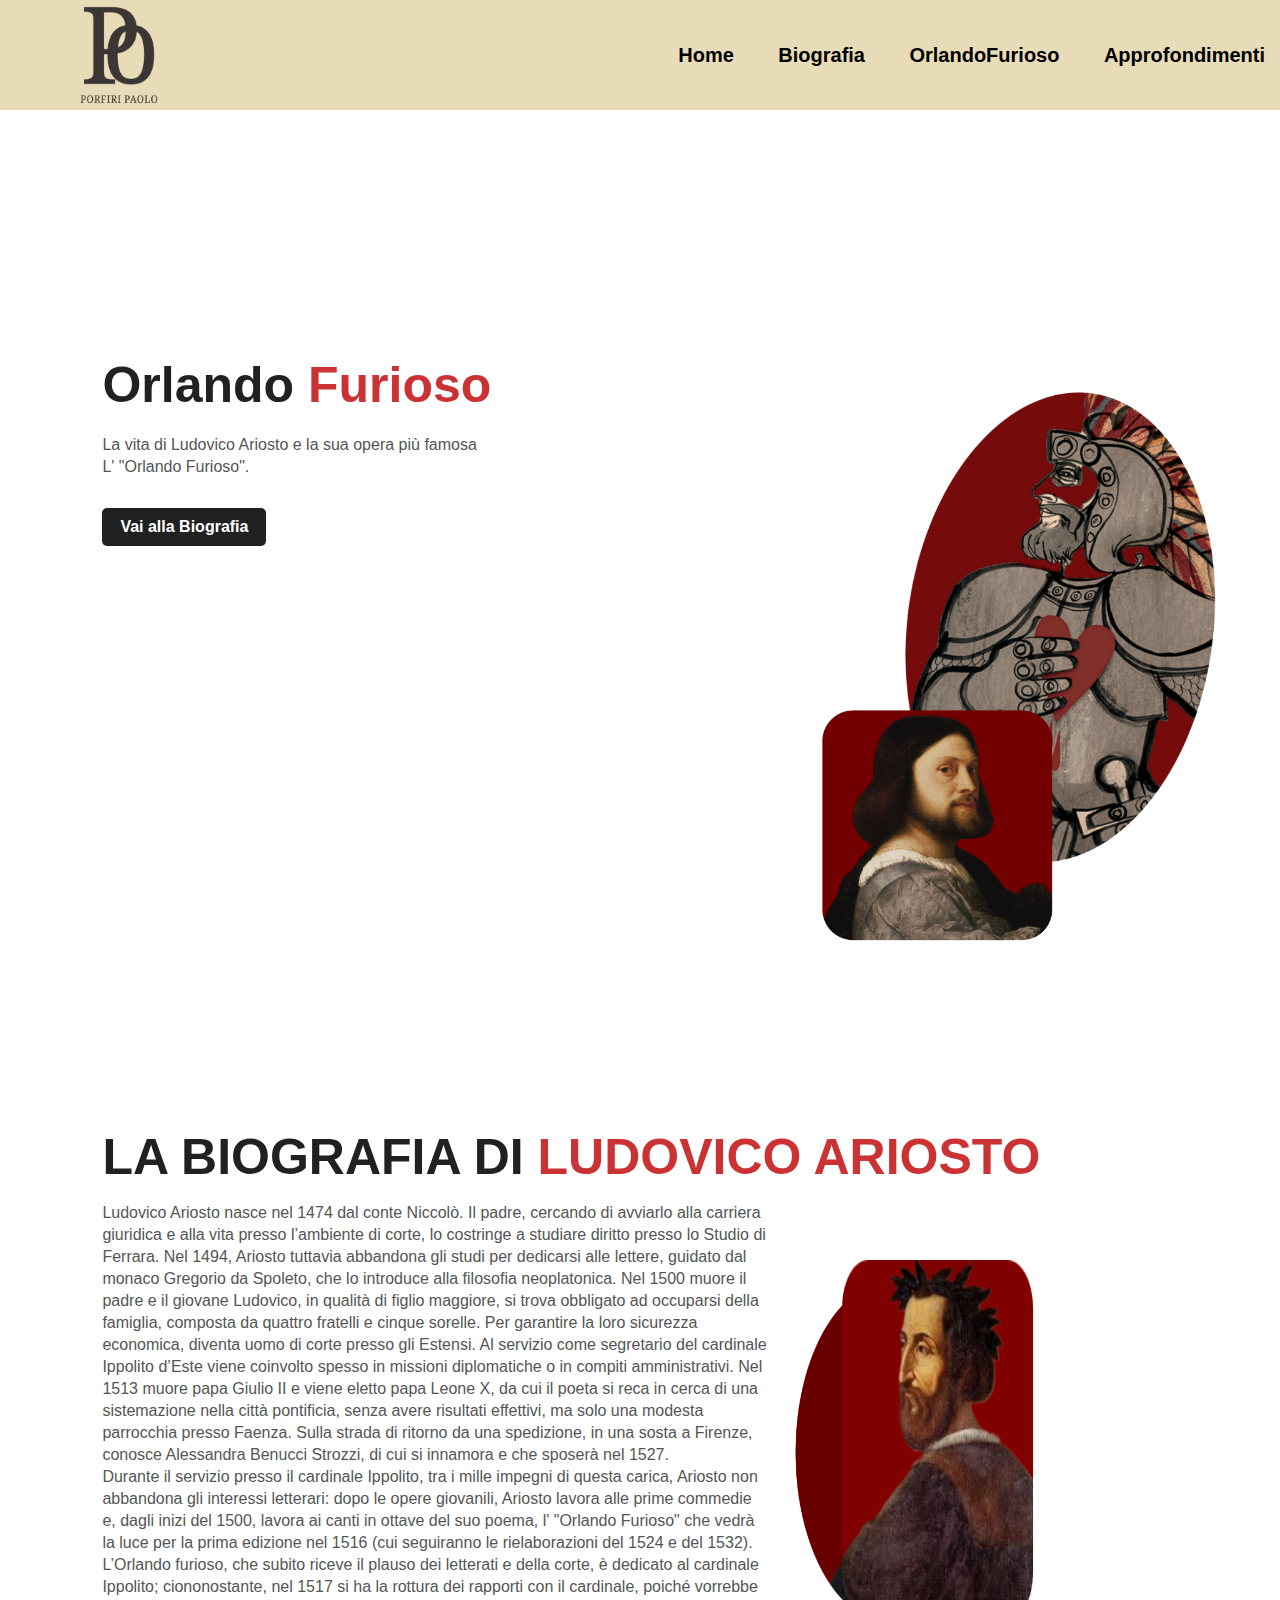
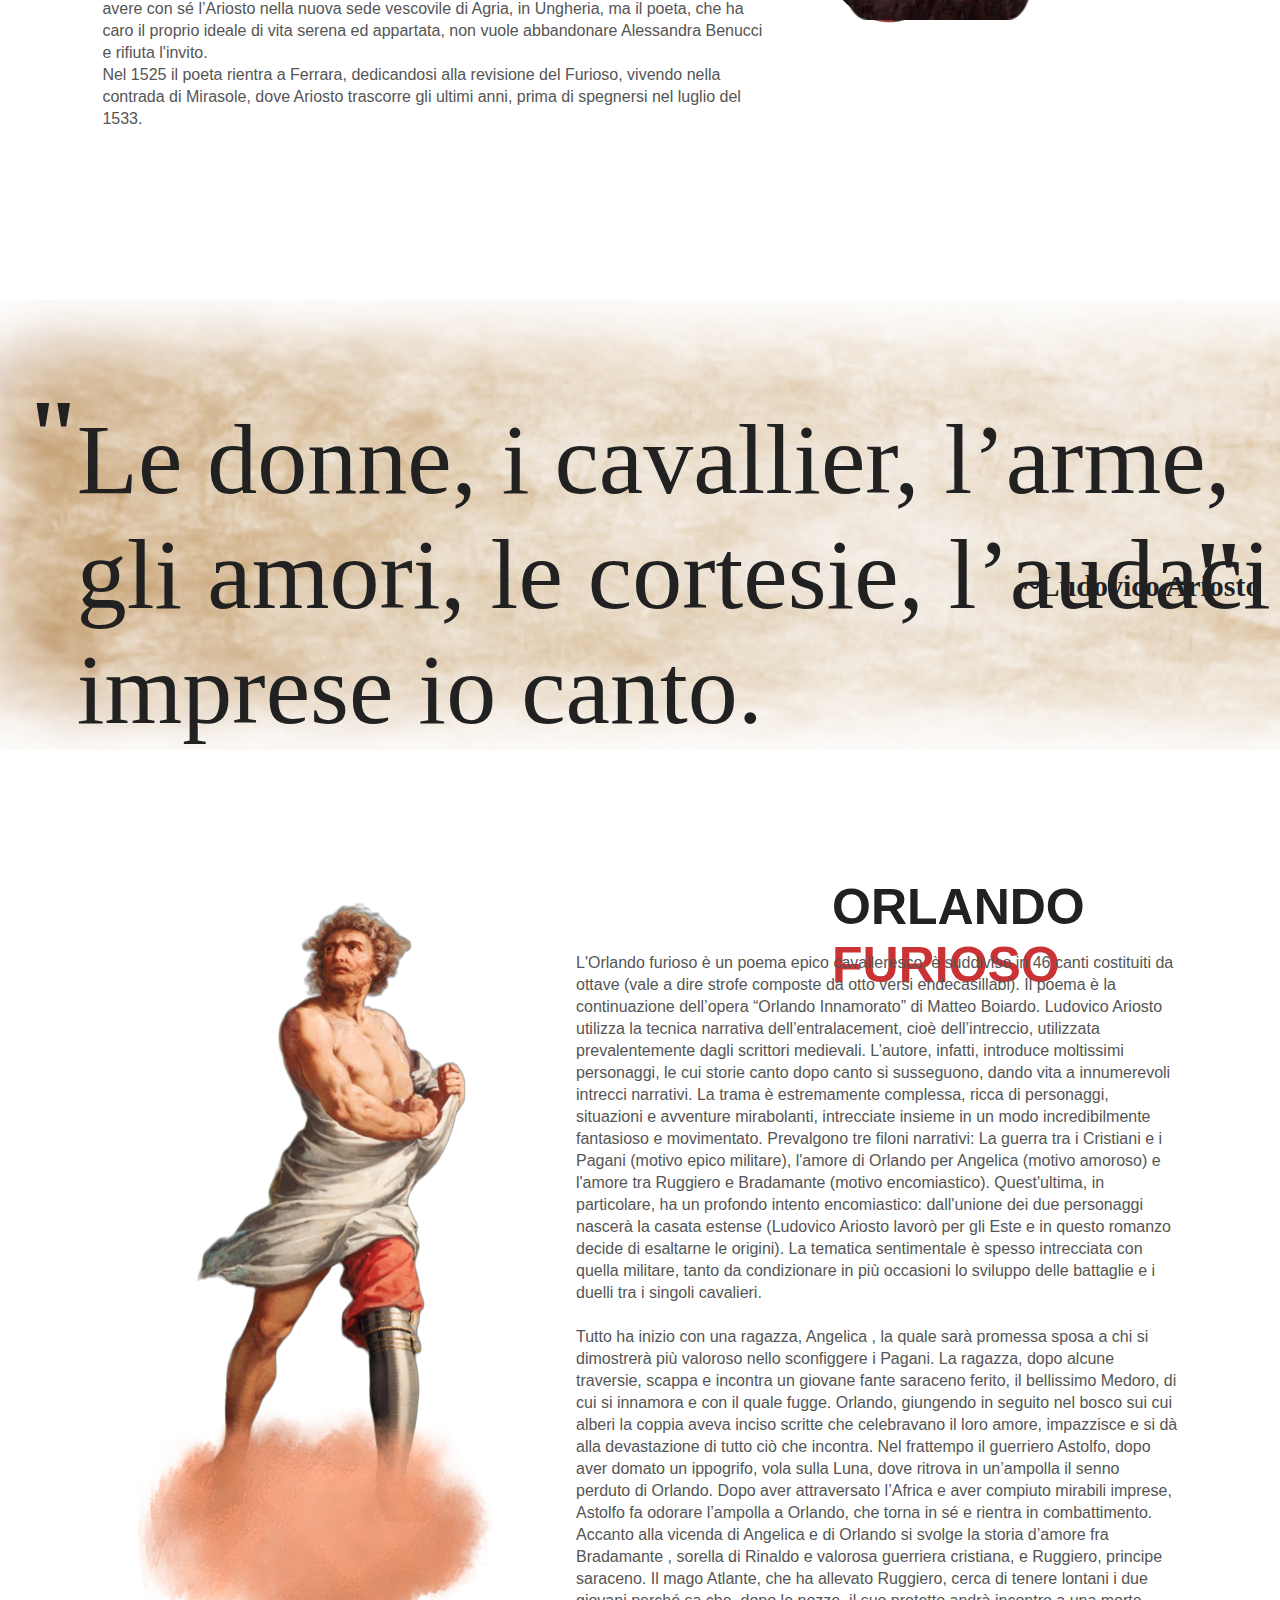
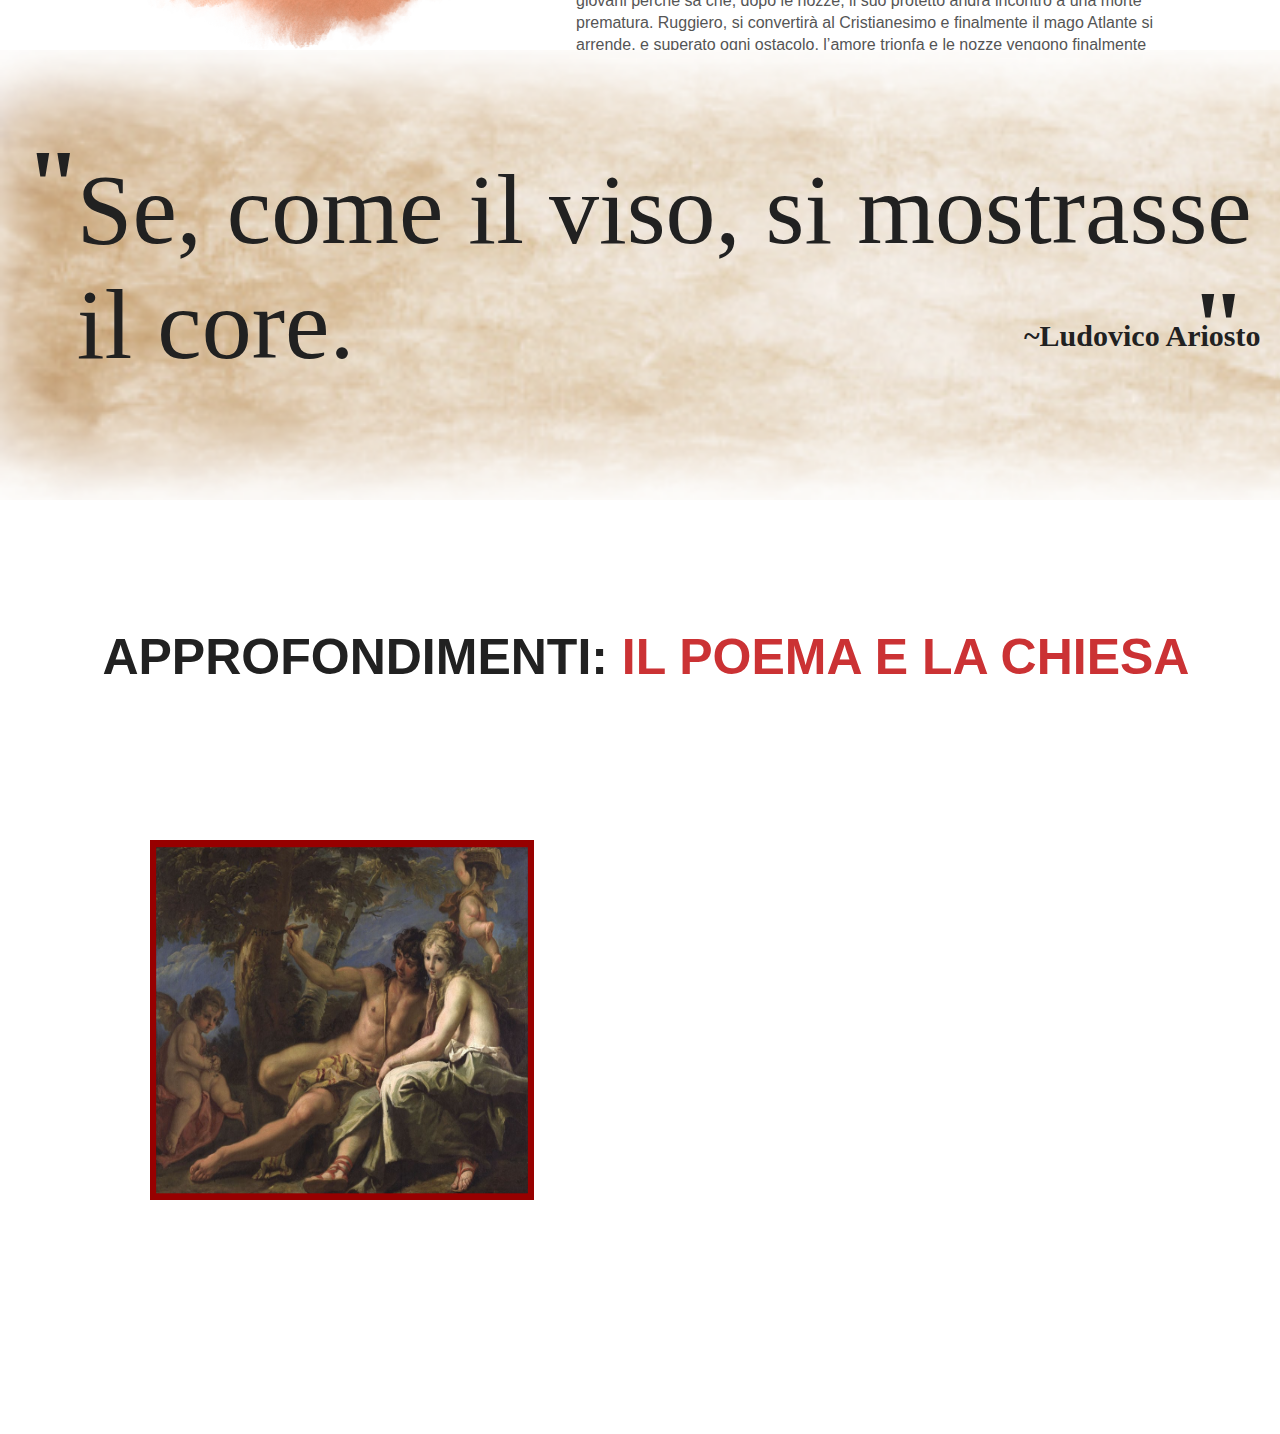
<file: index.html>
<!DOCTYPE html>
<html lang="en">
<head>
    <meta charset="UTF-8">
    <meta http-equiv="X-UA-Compatible" content="IE=edge">
    <meta name="viewport" content="width=device-width, initial-scale=1.0">
    <title>LudovicoAriosto</title>
    <link rel="stylesheet" href="styles.css">
    <link rel="stylesheet" href="https://cdnjs.cloudflare.com/ajax/libs/font-awesome/5.15.3/css/all.min.css" integrity="sha512-iBBXm8fW90+nuLcSKlbmrPcLa0OT92xO1BIsZ+ywDWZCvqsWgccV3gFoRBv0z+8dLJgyAHIhR35VZc2oM/gI1w==" crossorigin="anonymous" referrerpolicy="no-referrer" />
</head>
<body>
    <section id="home">
      <header>


        <nav>
            <img src="images/logo.png" class="logo">
            <ul id = "menu">
              <li><a href="#home">Home</a></li>
                <li><a href="#Biografia">Biografia</a></li>
                <li><a href="#Orlando">OrlandoFurioso</a></li>
                <li><a href="#Approfondimenti">Approfondimenti</a></li>
            </ul>
        </nav>
  </header>
        <div class="detel">
            <h1>Orlando <span>Furioso</span></h1>
            <p>La vita di Ludovico Ariosto e la sua opera più famosa <br> L' "Orlando Furioso". </p>
            <a href="#Biografia">Vai alla Biografia</a>
        </div>
        <div class="ludoeorlando">
            <img src="images/shape.png" class="shape">
            <img src="images/ariosto.png" class="Ludovico">
        </div>
        </section>



    <div class="categorie">


    <section id="Biografia">

      <h1>LA BIOGRAFIA DI <span>LUDOVICO ARIOSTO</span></h1>
      <br>
      <br>
      <p>Ludovico Ariosto nasce nel 1474 dal conte Niccolò.
Il padre, cercando di avviarlo alla carriera giuridica e alla vita presso l’ambiente di corte, lo costringe a studiare diritto presso lo Studio di Ferrara.
Nel 1494, Ariosto tuttavia abbandona gli studi per dedicarsi alle lettere, guidato dal monaco Gregorio da Spoleto, che lo introduce alla filosofia neoplatonica.
Nel 1500 muore il padre e il giovane Ludovico, in qualità di figlio maggiore, si trova obbligato  ad occuparsi della famiglia, composta da quattro fratelli e cinque sorelle.
Per garantire la loro sicurezza economica, diventa uomo di corte presso gli Estensi.
Al servizio come segretario del cardinale Ippolito d’Este viene coinvolto spesso in missioni diplomatiche o in compiti amministrativi.
Nel 1513 muore papa Giulio II e viene eletto papa Leone X, da cui il poeta si reca in cerca di una sistemazione nella città pontificia, senza avere  risultati effettivi, ma solo una modesta parrocchia presso Faenza. Sulla strada di ritorno da una spedizione, in una sosta  a Firenze, conosce Alessandra Benucci Strozzi, di cui si innamora e che sposerà nel 1527. <br>
Durante il servizio presso il cardinale Ippolito, tra i mille impegni di questa carica, Ariosto  non abbandona gli interessi letterari: dopo le opere giovanili, Ariosto lavora alle prime commedie e, dagli inizi del 1500, lavora  ai canti in ottave del suo poema, l' "Orlando Furioso" che vedrà la luce per la prima edizione nel 1516 (cui seguiranno le rielaborazioni del 1524 e del 1532). <br>
L’Orlando furioso, che subito riceve il plauso dei letterati e della corte, è dedicato al cardinale Ippolito; ciononostante, nel 1517 si ha la rottura dei rapporti con il cardinale, poiché vorrebbe avere con sé l’Ariosto nella nuova sede  vescovile di Agria, in Ungheria, ma il poeta, che ha caro il proprio ideale di vita serena ed appartata, non vuole abbandonare Alessandra Benucci e rifiuta l'invito. <br>
Nel 1525 il poeta rientra a Ferrara, dedicandosi alla revisione del Furioso, vivendo nella contrada di Mirasole, dove Ariosto  trascorre gli ultimi anni, prima di spegnersi nel luglio del 1533. </p>

<div class="ludoeippo">

        <img src="images/ippolito.png" class="ippolito">
        <img src="images/ludo.png" class="ludo">


        </div>
    </section>


<section id="frase">

<h1>"</h1> <p>Le donne, i cavallier, l’arme, gli amori,
le cortesie, l’audaci imprese io canto.</p> <h3>~Ludovico Ariosto</h3> <h2>"</h2>


</section>


    <section id="Orlando">

      <h1>ORLANDO <span>FURIOSO</span></h1>

      <br>
      <br>
      <p>L'Orlando furioso è un poema epico cavalleresco, è suddiviso in 46 canti costituiti da ottave (vale a dire strofe composte da otto versi endecasillabi). Il poema è la continuazione dell’opera “Orlando Innamorato” di Matteo Boiardo. Ludovico Ariosto utilizza la tecnica narrativa dell’entralacement, cioè
dell’intreccio, utilizzata prevalentemente dagli scrittori medievali. L’autore, infatti, introduce moltissimi personaggi, le cui storie canto dopo canto si susseguono, dando vita a innumerevoli intrecci narrativi. La trama è estremamente complessa, ricca di personaggi, situazioni e avventure
mirabolanti, intrecciate insieme in un modo incredibilmente fantasioso e movimentato. Prevalgono tre filoni narrativi: La guerra tra i Cristiani e i Pagani (motivo epico militare), l'amore di Orlando per Angelica (motivo amoroso) e l'amore tra Ruggiero e Bradamante (motivo encomiastico).
Quest'ultima, in particolare, ha un profondo intento encomiastico: dall'unione dei due personaggi nascerà la casata estense (Ludovico Ariosto lavorò per gli Este e in questo romanzo decide di esaltarne le origini).
La tematica sentimentale è spesso intrecciata con quella militare, tanto da condizionare in più occasioni lo sviluppo delle battaglie e i duelli tra i singoli cavalieri.
<br>
<br>
Tutto ha inizio con una ragazza,  Angelica , la quale sarà promessa sposa a chi si dimostrerà più valoroso nello sconfiggere i Pagani. La ragazza, dopo alcune traversie, scappa e incontra un giovane fante saraceno ferito, il bellissimo Medoro, di cui si innamora e con il quale fugge. Orlando, giungendo in seguito nel bosco sui cui alberi la coppia aveva inciso scritte che celebravano il loro amore, impazzisce e si dà alla devastazione di tutto  ciò che incontra. Nel frattempo il guerriero Astolfo, dopo aver domato un ippogrifo, vola sulla Luna, dove ritrova in un’ampolla il senno perduto di Orlando. Dopo aver attraversato l’Africa e aver compiuto mirabili imprese, Astolfo fa odorare l’ampolla a Orlando, che torna in sé e rientra in combattimento. Accanto alla vicenda di Angelica e di Orlando si svolge la storia d’amore fra Bradamante , sorella di Rinaldo e valorosa guerriera cristiana, e Ruggiero, principe saraceno. Il mago Atlante, che ha allevato Ruggiero, cerca di tenere lontani i due giovani perché sa che, dopo le nozze, il suo protetto andrà incontro a una morte prematura. Ruggiero, si convertirà al Cristianesimo e finalmente il mago Atlante si arrende, e superato ogni ostacolo, l’amore trionfa e le nozze vengono finalmente celebrate, ma proprio durante il festoso banchetto nuziale arriva il gigantesco eroe saraceno Rodomonte, accusa di tradimento Ruggiero e lo sfida in duello. Nell’ultimo epico combattimento il fiero Rodomonte trova la morte e il poema giunge a conclusione.</p>


        <img src="images/Orlandopazzo.png" class="orlandopazzo">


    </section>

    <section id="frase">

    <h1>"</h1> <p>Se, come il viso, si mostrasse il core.</p> <h3>~Ludovico Ariosto</h3> <h2>"</h2>


    </section>

    <section id="Approfondimenti">

      <h1>APPROFONDIMENTI:<span> IL POEMA E LA CHIESA</span></h1>

      <p></p>
        <img src="images/AM.png" class="am">

    </section>
      </div>
    <div class="social">
       <a href="#"><i class="fab fa-twitter"></i></a>
       <a href="https://www.instagram.com/thaporfi/"><i class="fab fa-instagram"></i></a>
       <a href="#"><i class="fab fa-facebook"></i></a>
    </div>

</body>
</html>
</file>
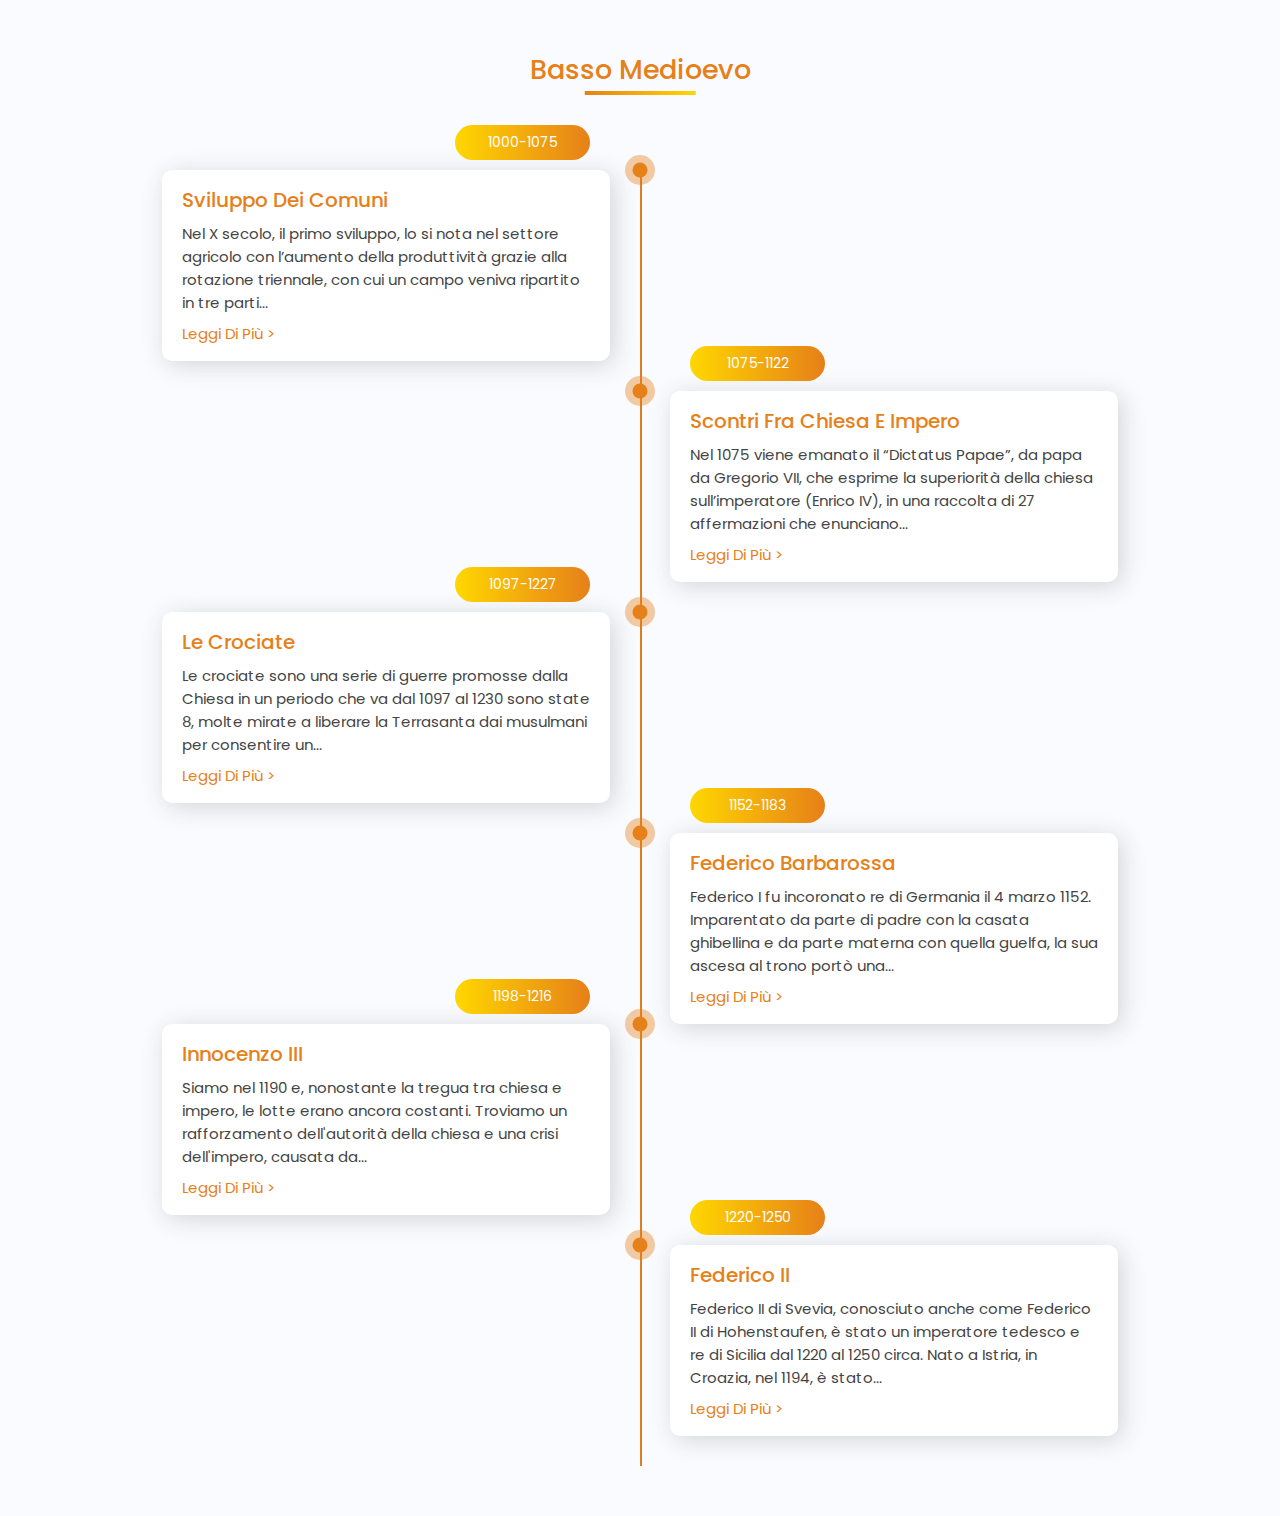
<file: storiargomenti/index.html>
<!DOCTYPE html>
<html lang="en">
<head>
    <meta charset="UTF-8">
    <meta http-equiv="X-UA-Compatible" content="IE=edge">
    <meta name="viewport" content="width=device-width, initial-scale=1.0">
    <title>LineaTempoBassoMedioevo</title>
    <style>
        @import url('https://fonts.googleapis.com/css2?family=Poppins:wght@400;500;600&family=Rancho&family=Water+Brush&display=swap');
        *{
            padding: 0;
            margin: 0;
            box-sizing: border-box;
        }
        .main{
            width: 100%;
            height: auto;
            background-color:  #F9FBFF;
            font-family: poppins;
            padding: 50px 0;
            display: grid;
            place-items: center;
        }
        .main .heading{
            font-size: 27px;
            font-weight: 500;
            color: rgb(230, 128, 25);
            position: relative;
            margin-bottom: 80px;
        }
        .heading::after{
            content: " ";
            position: absolute;
            width: 50%;
            height: 4px;
            left: 50%;
            bottom: -5px;
            background-image: linear-gradient(to right, rgb(230, 128, 25), #ffd700);
            transform: translateX(-50%);
        }

        /* Container Css Start  */

        .container{
            width: 70%;
            height: auto;
            position: relative;
        }
        .container ul::after{
            position: absolute;
            content: '';
            width: 2px;
            height: 100%;
            background-image: linear-gradient(to right, rgb(230, 128, 25), rgb(191, 128, 64));
        }
        .container ul{
            list-style: none;
        }
        .container ul li{
            width: 50%;
            height: auto;
            padding: 15px 20px;
            background-color: #fff;
            margin-bottom: 30px;
            border-radius: 10px;
            box-shadow: 4px 4px 25px rgba(51, 51, 51, 0.192);
            position: relative;
            z-index: 99;
        }
        .container ul li:nth-child(odd){
            float: left;
            clear: right;
            transform: translateX(-30px);
        }
        .container ul li:nth-child(odd) .date{
            right: 20px;
        }
        .container ul li:nth-child(even){
            float: right;
            clear: left;
            transform: translateX(30px);
        }
        .container ul li:nth-child(4){
            margin-bottom: 0;
        }
        .container ul li .title{
            font-size: 20px;
            font-weight: 500;
            color: rgb(230, 128, 25);
        }
        ul li p{
            font-size: 15px;
            color: #444;
            margin: 7px 0;
            line-height: 23px;
        }
        ul li a{
            font-size: 15px;
            color: rgb(230, 128, 25);
            text-decoration: none;
        }
        ul li .date{
            position: absolute;
            top: -45px;
            width: 135px;
            height: 35px;
            border-radius: 20px;
            color: #fff;
            background-image: linear-gradient(to right,#ffd700 ,rgb(230, 128, 25) );
            display: grid;
            place-items: center;
            font-size: 14px;
        }
        .container ul li .circle{
            width: 30px;
            height: 30px;
            border-radius: 50%;
            background-color: rgba(230, 128, 25, 0.401);
            position: absolute;
            top: 0;
        }
        .container ul li .circle::after{
            content: '';
            position: absolute;
            width: 15px;
            height: 15px;
            background-color: rgb(230, 128, 25);
            border-radius: 50%;
            top: 50%;
            left: 50%;
            transform: translate(-50%, -50%);
        }
        .container ul li:nth-child(odd) .circle{
            right: -30px;
            transform: translate(50%, -50%);
        }
        .container ul li:nth-child(even) .circle{
            left: -30px;
            transform: translate(-50%, -50%);
        }



        /*  Media Query Started  */

        @media screen and (max-width:1224px){
            .container{
                width: 85%;
            }
        }

        @media screen and (max-width:993px){
            .container{
                width: 80%;
                transform: translateX(15px);
            }
            .container ul::after{
                left: -30px;
            }
            .container ul li{
                width: 100%;
                float: none;
                clear: none;
                margin-bottom: 80px;
            }
            .container ul li:nth-child(odd){
                text-align: left;
                transform: translateX(0);
            }
            .container ul li:nth-child(odd) .date{
                left: 20px;
            }
            .container ul li:nth-child(odd) .circle{
                left: -30px;
                transform: translate(-50%, -50%);
            }
            .container ul li:nth-child(even){
                transform: translateX(0);
            }
        }

    </style>

</head>

<body>
    <div class="main">
        <h3 class="heading">Basso Medioevo</h3>

        <div class="container">
            <ul>
                <li>
                    <h3 class="title">Sviluppo Dei Comuni</h3>
                    <p>Nel X secolo, il primo sviluppo, lo si nota nel settore agricolo con l’aumento della produttività grazie alla rotazione triennale, con cui un campo veniva ripartito in tre parti...
</p>
                    <a href="storiargomenti/argomenti.html#testosinistra1">Leggi Di Più ></a>
                    <span class="circle"></span>
                    <span class="date">1000-1075</span>
                </li>
                <li>
                    <h3 class="title">Scontri Fra Chiesa E Impero</h3>
                    <p>Nel 1075 viene emanato il “Dictatus Papae”, da papa da Gregorio VII, che esprime la superiorità della chiesa sull’imperatore (Enrico IV),  in una raccolta di 27 affermazioni che enunciano...</p>
                    <a href="storiargomenti/argomenti.html#testodestra1">Leggi Di Più ></a>
                    <span class="circle"></span>
                    <span class="date">1075-1122</span>
                </li>
                <li>
                    <h3 class="title">Le Crociate</h3>
                    <p>Le crociate sono una serie di guerre promosse dalla Chiesa in un periodo che va dal 1097 al 1230 sono state 8, molte mirate a liberare la Terrasanta dai musulmani per consentire un...</p>
                    <a href="storiargomenti/argomenti.html#testosinistra2">Leggi Di Più ></a>
                    <span class="circle"></span>
                    <span class="date">1097-1227</span>
                </li>
                <li>
                    <h3 class="title">Federico Barbarossa</h3>
                    <p>Federico I fu incoronato re di Germania il 4 marzo 1152. Imparentato da parte di padre con la casata ghibellina e da parte materna con quella guelfa, la sua ascesa al trono portò una...</p>
                    <a href="storiargomenti/argomenti.html#testodestra2">Leggi Di Più ></a>
                    <span class="circle"></span>
                    <span class="date">1152-1183</span>
                </li>
                <li>
                    <h3 class="title">Innocenzo III</h3>
                    <p>Siamo nel 1190 e, nonostante la tregua tra chiesa e impero, le lotte erano ancora costanti. Troviamo un rafforzamento dell'autorità della chiesa e una crisi dell'impero, causata da...</p>
                    <a href="storiargomenti/argomenti.html#testosinistra3">Leggi Di Più ></a>
                    <span class="circle"></span>
                    <span class="date">1198-1216</span>
                </li>
                <li>
                    <h3 class="title">Federico II</h3>
                    <p>Federico II di Svevia, conosciuto anche come Federico II di Hohenstaufen, è stato un imperatore tedesco e re di Sicilia dal 1220 al 1250 circa. Nato a Istria, in Croazia, nel 1194, è stato...</p>
                    <a href="storiargomenti/argomenti.html#testodestra3">Leggi Di Più ></a>
                    <span class="circle"></span>
                    <span class="date">1220-1250</span>
                </li>
            </ul>
        </div>
    </div>

</body>
</html>
</file>
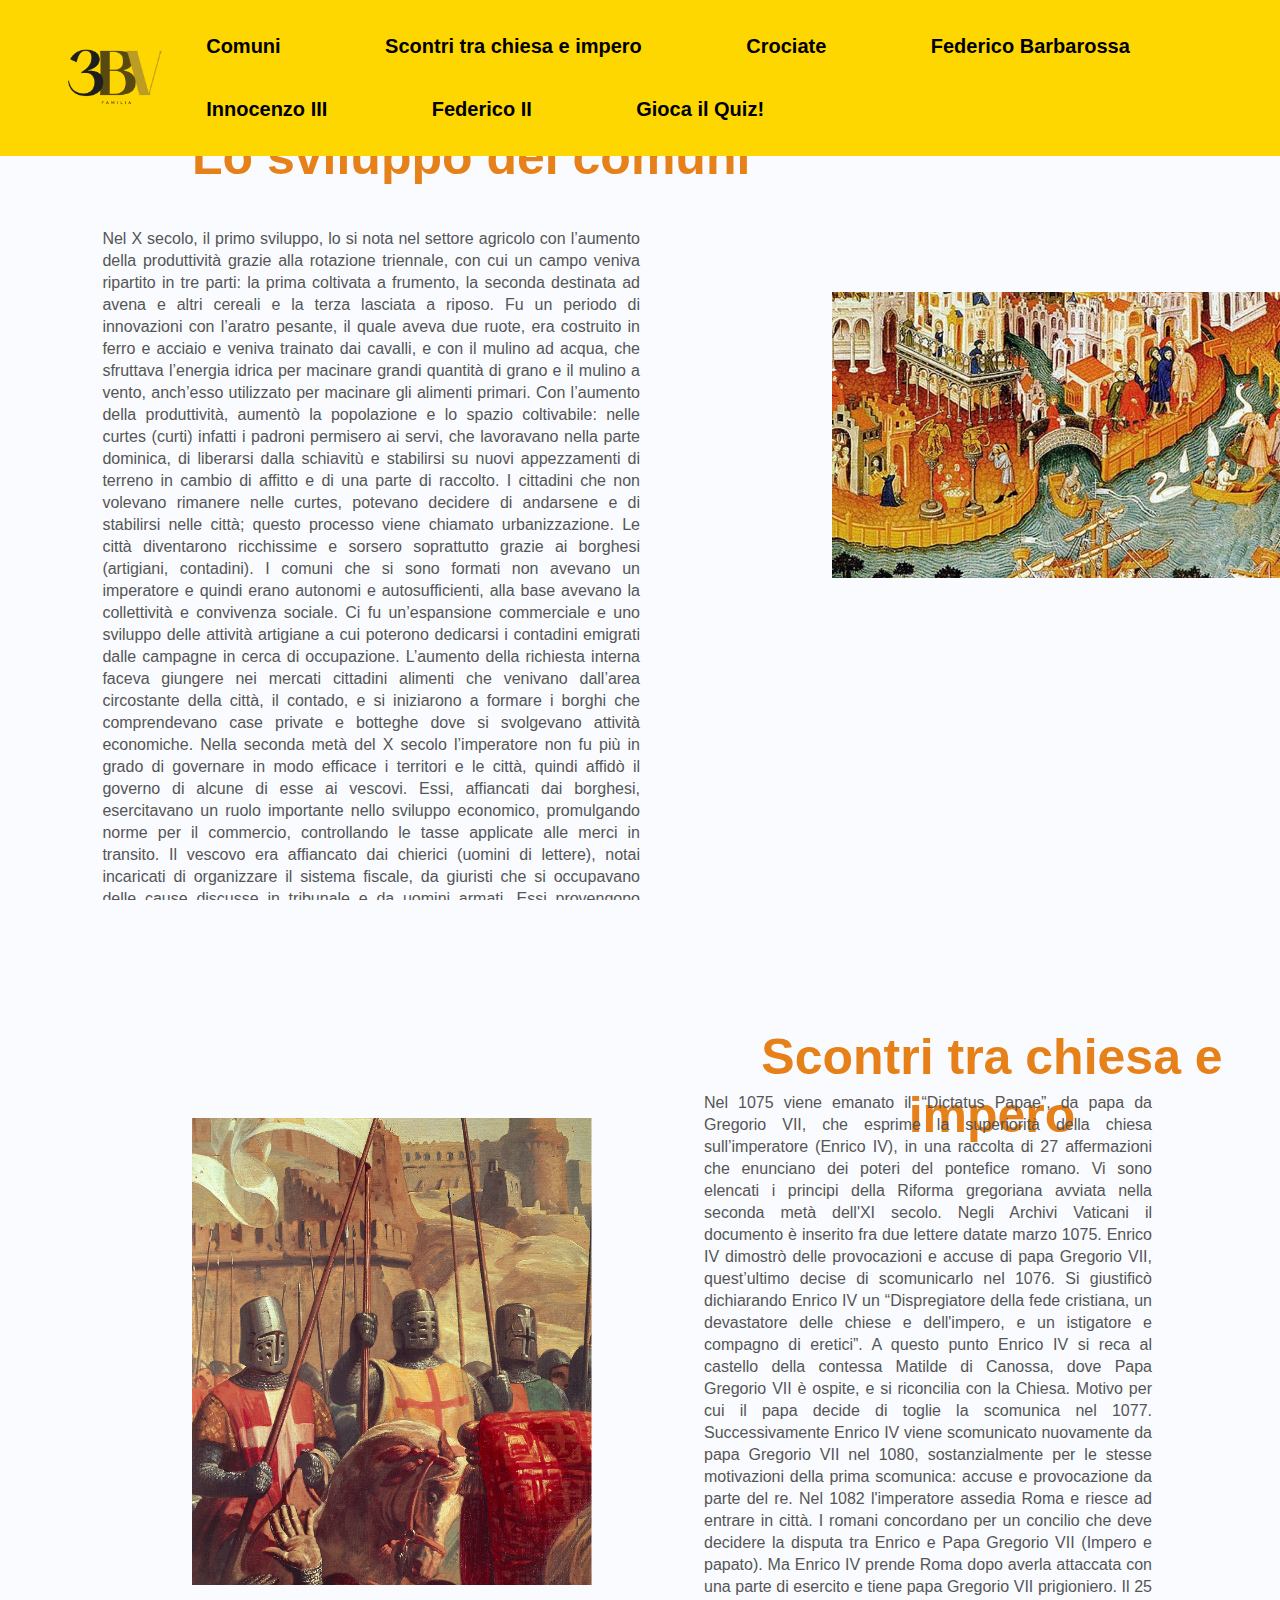
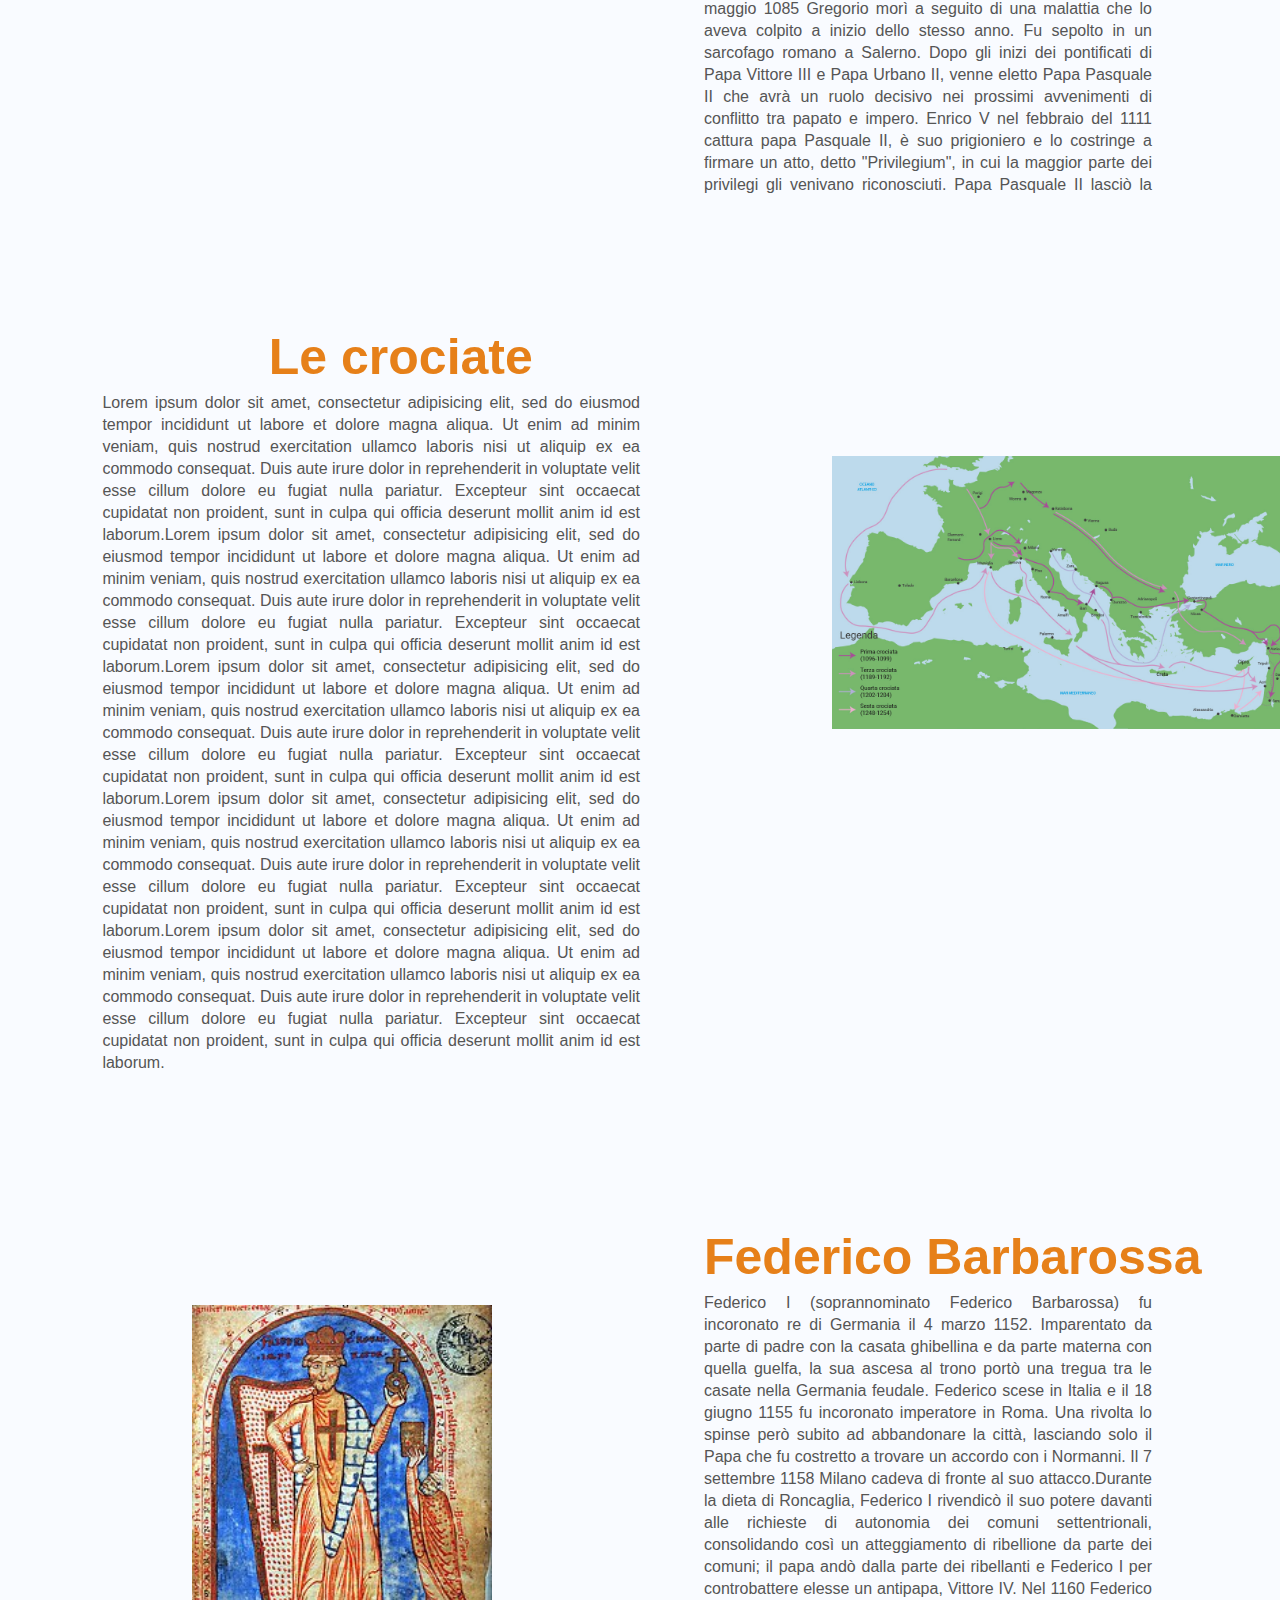
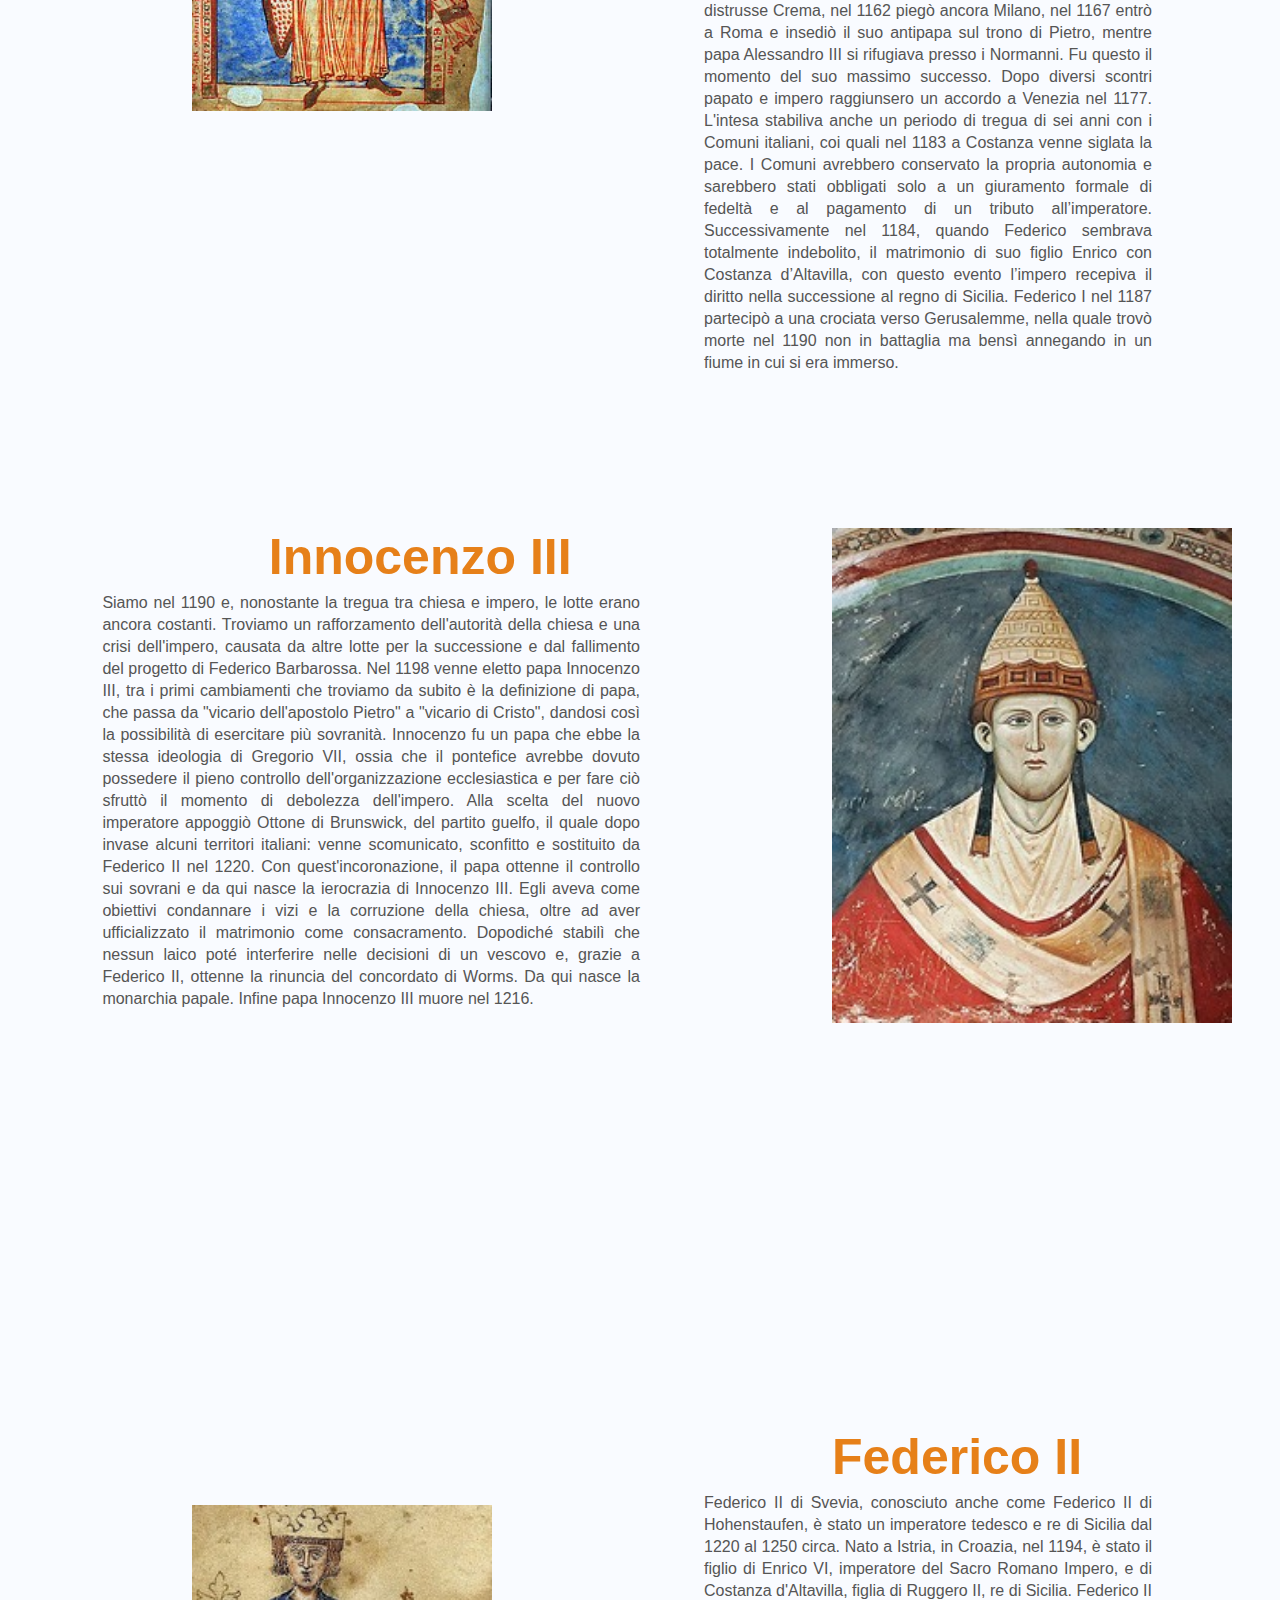
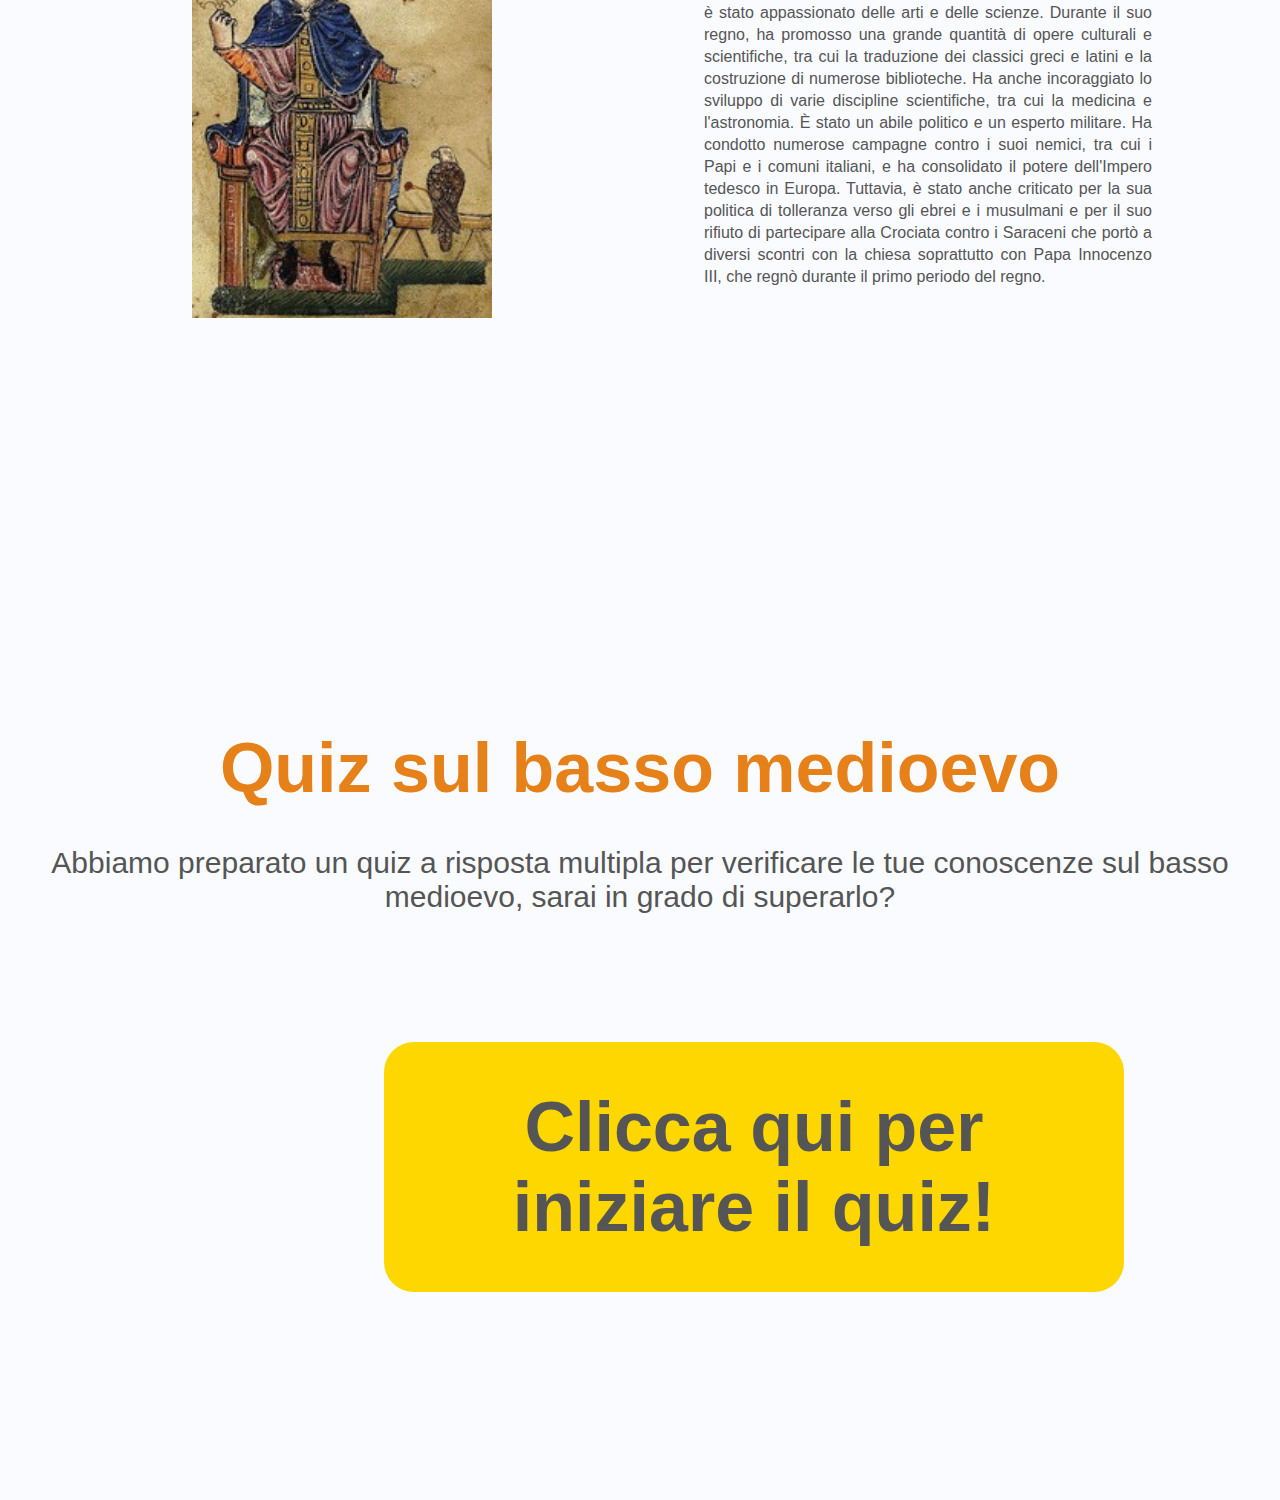
<file: storiargomenti/argomenti.html>
<!DOCTYPE html>
<html lang="en">
<head>
    <meta charset="UTF-8">
    <meta http-equiv="X-UA-Compatible" content="IE=edge">
    <meta name="viewport" content="width=device-width, initial-scale=1.0">
    <title>Argomenti BassoMedioevo</title>
    <link rel="stylesheet" href="argomenti.css">
    <link rel="stylesheet" href="https://cdnjs.cloudflare.com/ajax/libs/font-awesome/5.15.3/css/all.min.css" integrity="sha512-iBBXm8fW90+nuLcSKlbmrPcLa0OT92xO1BIsZ+ywDWZCvqsWgccV3gFoRBv0z+8dLJgyAHIhR35VZc2oM/gI1w==" crossorigin="anonymous" referrerpolicy="no-referrer" />
</head>
<body>

      <header>


        <nav>
            <img src="images/logo.png" class="logo">
            <ul id = "menu">
                <li><a href="#testosinistra1">Comuni</a></li>
                <li><a href="#testodestra1">Scontri tra chiesa e impero</a></li>
                <li><a href="#testosinistra2">Crociate</a></li>
                <li><a href="#testodestra2">Federico Barbarossa</a></li>
                <li><a href="#testosinistra3">Innocenzo III</a></li>
                <li><a href="#testodestra3">Federico II</a></li>
                  <li><a href="#quiz">Gioca il Quiz!</a></li>

            </ul>
        </nav>
  </header>





    <div class="categorie">


    <section id="testosinistra1">

      <h1>Lo sviluppo dei comuni</h1>
      <br>
      <br>
      <p>Nel X secolo, il primo sviluppo, lo si nota nel settore agricolo con l’aumento della produttività grazie alla rotazione triennale, con cui un campo veniva ripartito in tre parti: la prima coltivata a frumento, la seconda destinata ad avena e altri cereali e la terza lasciata a riposo.
Fu un periodo di innovazioni con l’aratro pesante, il quale aveva due ruote, era costruito in ferro e acciaio e veniva trainato dai cavalli, e con il mulino ad acqua, che sfruttava l’energia idrica per macinare grandi quantità di grano e il mulino a vento, anch’esso utilizzato per macinare gli alimenti primari.
Con l’aumento della produttività, aumentò la popolazione e lo spazio coltivabile: nelle curtes (curti) infatti i padroni permisero ai servi, che lavoravano nella parte dominica, di liberarsi dalla schiavitù e stabilirsi su nuovi appezzamenti di terreno in cambio di affitto e di una parte di raccolto.
I cittadini che non volevano rimanere nelle curtes, potevano decidere di andarsene e di stabilirsi nelle città; questo processo viene chiamato urbanizzazione. Le città diventarono ricchissime e sorsero soprattutto grazie ai borghesi (artigiani, contadini). I comuni che si sono formati non avevano un imperatore e quindi erano autonomi e autosufficienti, alla base avevano la collettività e convivenza sociale.
Ci fu un’espansione commerciale e uno sviluppo delle attività artigiane a cui poterono dedicarsi i contadini emigrati dalle campagne in cerca di occupazione. L’aumento della richiesta interna faceva giungere nei mercati cittadini alimenti che venivano dall’area circostante della città, il contado, e si iniziarono a formare i borghi che comprendevano case private e botteghe dove si svolgevano attività economiche.
Nella seconda metà del X secolo l’imperatore non fu più in grado di governare in modo efficace i territori e le città, quindi affidò il governo di alcune di esse ai vescovi.  Essi, affiancati dai borghesi, esercitavano un ruolo importante nello sviluppo economico, promulgando norme per il commercio, controllando le tasse applicate alle merci in transito.
Il vescovo era affiancato dai chierici (uomini di lettere), notai incaricati di organizzare il sistema fiscale, da giuristi che si occupavano delle cause discusse in tribunale e da uomini armati. Essi provengono dall’aristocrazia del contado ed erano vassalli del vescovo.
Quest’aristocrazia rafforzava i rapporti tra la città e il territorio circonstante dove i nobili mantenevano le loro proprietà terriere. I mercanti imitarono lo stile di vita dei nobili, acquisendo grandi proprietà; i nobili, invece, investirono i profitti delle loro terre nel commercio.
Nella città, guidata dal vescovo, nobili e mercanti si scontrarono ma scambiarono anche esperienze e attività, dando luogo a nuove forme di economia e politica.
Il contado voleva impossessarsi del contado per espandersi e ampliare le attività commerciali e la produttività cittadina dato che il contado era la periferia della città.
I borghesi erano divisi in arti e mestieri creando delle associazioni di mestiere, in cui i medici, ad esempio, si riunivano in un’associazione soprattutto per specializzarsi e acquisire abilità e competenze. Con queste associazioni si hanno i primi documenti in volgare e l’apprendistato, una condizione necessaria per acquisire una qualifica in un mestiere.
Vengono fondate le prime università, per volere dei borghesi, entrando, così, in un pieno sviluppo comunale.

 </p>

<img src="images/comuni.png" class="comuni">
    </section>



    <section id="testodestra1">

      <h1>Scontri tra chiesa e impero</h1>


  <p> Nel 1075 viene emanato il “Dictatus Papae”, da papa da Gregorio VII, che esprime la superiorità della chiesa sull’imperatore (Enrico IV),  in una raccolta di 27 affermazioni che enunciano dei poteri del pontefice romano. Vi sono elencati i principi della Riforma gregoriana avviata nella seconda metà dell'XI secolo. Negli Archivi Vaticani il documento è inserito fra due lettere datate marzo 1075.
  Enrico IV dimostrò delle provocazioni e accuse di papa Gregorio VII, quest’ultimo  decise di scomunicarlo nel 1076. Si giustificò dichiarando Enrico IV un “Dispregiatore della fede cristiana, un devastatore delle chiese e dell'impero, e un istigatore e compagno di eretici”.
  A questo punto Enrico IV si reca al castello della contessa Matilde di Canossa, dove Papa Gregorio VII è ospite, e si riconcilia con la Chiesa. Motivo per cui il papa decide di toglie la scomunica nel 1077.
  Successivamente Enrico IV viene scomunicato nuovamente da papa Gregorio VII nel 1080, sostanzialmente per le stesse motivazioni della prima scomunica: accuse e provocazione da parte del re.
  Nel 1082 l'imperatore  assedia Roma e riesce ad entrare in città. I romani concordano per un concilio che deve decidere la disputa tra Enrico e Papa Gregorio VII (Impero e papato). Ma Enrico IV prende Roma dopo averla attaccata con una parte di esercito e tiene papa Gregorio VII prigioniero.
  Il 25 maggio 1085 Gregorio morì a seguito di una malattia che lo aveva colpito a inizio dello stesso anno. Fu sepolto in un sarcofago romano a Salerno.
  Dopo gli inizi dei pontificati di Papa Vittore III e Papa Urbano II, venne eletto Papa Pasquale II che avrà un ruolo decisivo nei prossimi avvenimenti di conflitto tra papato e impero.
  Enrico V nel febbraio del 1111 cattura papa Pasquale II, è suo prigioniero e lo costringe a firmare un atto, detto "Privilegium",  in cui la maggior parte dei privilegi gli venivano riconosciuti. Papa Pasquale II lasciò la prigionia nell'aprile di quell'anno.
  Il 23 settembre 1122 il Sacro romano impero e la Chiesa cattolica stipulano il concordato di Worms che sancisce la fine della lotta tra papato e impero. Questo concordato gestisce tutti i conflitti tra il papa e il Re come la gestione dei vescovi che da adesso avranno due tipi di incarichi: politici e ecclesiastici. Fu un patto stipulato a Worms  e l'accordo sancì la fine della lotta per le investiture.
  </p>

  <img src="images/cavalieri.png" class="cavalieri">

    </section>


        <section id="testosinistra2">

          <h1>Le crociate</h1>

  <p>Lorem ipsum dolor sit amet, consectetur adipisicing elit, sed do eiusmod tempor incididunt ut labore et dolore magna aliqua. Ut enim ad minim veniam, quis nostrud exercitation ullamco laboris nisi ut aliquip ex ea commodo consequat. Duis aute irure dolor in reprehenderit in voluptate velit esse cillum dolore eu fugiat nulla pariatur. Excepteur sint occaecat cupidatat non proident, sunt in culpa qui officia deserunt mollit anim id est laborum.Lorem ipsum dolor sit amet, consectetur adipisicing elit, sed do eiusmod tempor incididunt ut labore et dolore magna aliqua. Ut enim ad minim veniam, quis nostrud exercitation ullamco laboris nisi ut aliquip ex ea commodo consequat. Duis aute irure dolor in reprehenderit in voluptate velit esse cillum dolore eu fugiat nulla pariatur. Excepteur sint occaecat cupidatat non proident, sunt in culpa qui officia deserunt mollit anim id est laborum.Lorem ipsum dolor sit amet, consectetur adipisicing elit, sed do eiusmod tempor incididunt ut labore et dolore magna aliqua. Ut enim ad minim veniam, quis nostrud exercitation ullamco laboris nisi ut aliquip ex ea commodo consequat. Duis aute irure dolor in reprehenderit in voluptate velit esse cillum dolore eu fugiat nulla pariatur. Excepteur sint occaecat cupidatat non proident, sunt in culpa qui officia deserunt mollit anim id est laborum.Lorem ipsum dolor sit amet, consectetur adipisicing elit, sed do eiusmod tempor incididunt ut labore et dolore magna aliqua. Ut enim ad minim veniam, quis nostrud exercitation ullamco laboris nisi ut aliquip ex ea commodo consequat. Duis aute irure dolor in reprehenderit in voluptate velit esse cillum dolore eu fugiat nulla pariatur. Excepteur sint occaecat cupidatat non proident, sunt in culpa qui officia deserunt mollit anim id est laborum.Lorem ipsum dolor sit amet, consectetur adipisicing elit, sed do eiusmod tempor incididunt ut labore et dolore magna aliqua. Ut enim ad minim veniam, quis nostrud exercitation ullamco laboris nisi ut aliquip ex ea commodo consequat. Duis aute irure dolor in reprehenderit in voluptate velit esse cillum dolore eu fugiat nulla pariatur. Excepteur sint occaecat cupidatat non proident, sunt in culpa qui officia deserunt mollit anim id est laborum. </p>



<img src="images/crociate.jpg" class="crociate">

        </section>




    <section id="testodestra2">

      <h1>Federico Barbarossa</h1>

<p>Federico I (soprannominato Federico Barbarossa) fu incoronato re di Germania il 4 marzo 1152. Imparentato da parte di padre con la casata ghibellina e da parte materna con quella guelfa, la sua ascesa al trono portò una tregua tra le casate nella Germania feudale.
Federico scese in Italia e il 18 giugno 1155 fu incoronato imperatore in Roma. Una rivolta lo spinse però subito ad abbandonare la città, lasciando solo il Papa che fu costretto a trovare un accordo con i Normanni.
Il 7 settembre 1158 Milano cadeva di fronte al suo attacco.Durante la dieta di Roncaglia, Federico I rivendicò il suo potere davanti alle richieste di autonomia dei comuni settentrionali, consolidando così un atteggiamento di ribellione da parte dei comuni; il papa andò dalla parte dei ribellanti e Federico I per controbattere elesse un antipapa, Vittore IV.
Nel 1160 Federico distrusse Crema, nel 1162 piegò ancora Milano, nel 1167 entrò a Roma e insediò il suo antipapa sul trono di Pietro, mentre papa Alessandro III si rifugiava presso i Normanni. Fu questo il momento del suo massimo successo.
Dopo diversi scontri papato e impero raggiunsero un accordo a Venezia nel 1177. L'intesa stabiliva anche un periodo di tregua di sei anni con i Comuni italiani, coi quali nel 1183 a Costanza venne siglata la pace. I Comuni avrebbero conservato la propria autonomia e sarebbero stati obbligati solo a un giuramento formale di fedeltà e al pagamento di un tributo all’imperatore.
Successivamente nel 1184, quando Federico sembrava totalmente indebolito, il matrimonio di suo figlio Enrico con Costanza d’Altavilla, con questo evento l’impero recepiva il diritto nella successione al regno di Sicilia.
Federico I nel 1187 partecipò a una crociata verso Gerusalemme, nella quale trovò morte nel 1190 non in battaglia ma bensì annegando in un fiume in cui si era immerso.
</p>

<img src="images/Barbarossa.png" class="barbarossa">
    </section>

    <section id="testosinistra3">

      <h1>Innocenzo III</h1>


<p>Siamo nel 1190 e, nonostante la tregua tra chiesa e impero, le lotte erano ancora costanti. Troviamo un rafforzamento dell'autorità della chiesa e una crisi dell'impero, causata da altre lotte per la successione e dal fallimento del progetto di Federico Barbarossa.
 Nel 1198 venne eletto papa Innocenzo III, tra i primi cambiamenti che troviamo da subito è la definizione di papa, che passa da "vicario dell'apostolo Pietro" a "vicario di Cristo", dandosi così la possibilità di esercitare più sovranità.
 Innocenzo fu un papa che ebbe la stessa ideologia di Gregorio VII, ossia che il pontefice avrebbe dovuto possedere il pieno controllo dell'organizzazione ecclesiastica e per fare ciò sfruttò il momento di debolezza dell'impero.
Alla scelta del nuovo imperatore appoggiò Ottone di Brunswick, del partito guelfo, il quale dopo invase alcuni territori italiani: venne scomunicato, sconfitto e sostituito da Federico II nel 1220.
 Con quest'incoronazione, il papa ottenne il controllo sui sovrani e da qui nasce la ierocrazia di Innocenzo III. Egli aveva come obiettivi condannare i vizi e la corruzione della chiesa, oltre ad aver ufficializzato il matrimonio come consacramento.
Dopodiché stabilì che nessun laico poté interferire nelle decisioni di un vescovo e, grazie a Federico II, ottenne la rinuncia del concordato di Worms. Da qui nasce la monarchia papale.
Infine papa Innocenzo III muore nel 1216.
</p>
<img src="images/innocenzo3.png" class="innocenzo">
    </section>



    <section id="testodestra3">

      <h1>Federico II</h1>

<p>Federico II di Svevia, conosciuto anche come Federico II di Hohenstaufen, è stato un imperatore tedesco e re di Sicilia dal 1220 al 1250 circa. Nato a Istria, in Croazia, nel 1194, è stato il figlio di Enrico VI, imperatore del Sacro Romano Impero, e di Costanza d'Altavilla, figlia di Ruggero II, re di Sicilia. Federico II è stato appassionato delle arti e delle scienze.
Durante il suo regno, ha promosso una grande quantità di opere culturali e scientifiche, tra cui la traduzione dei classici greci e latini e la costruzione di numerose biblioteche. Ha anche incoraggiato lo sviluppo di varie discipline scientifiche, tra cui la medicina e l'astronomia.
È stato un abile politico e un esperto militare. Ha condotto numerose campagne contro i suoi nemici, tra cui i Papi e i comuni italiani, e ha consolidato il potere dell'Impero tedesco in Europa.
Tuttavia, è stato anche criticato per la sua politica di tolleranza verso gli ebrei e i musulmani e per il suo rifiuto di partecipare alla Crociata contro i Saraceni che portò a diversi scontri con la chiesa soprattutto con Papa Innocenzo III, che regnò durante il primo periodo del regno. </p>

<img src="images/federico2.png" class="federico2">
    </section>

    <section id="quiz">
<h1>Quiz sul basso medioevo</h1>
<p>Abbiamo preparato un quiz a risposta multipla per verificare le tue conoscenze sul basso medioevo, sarai in grado di superarlo? </p>

  <h2><a href="https://forms.gle/S6PXrxdCRv7zNFj88"> Clicca qui per iniziare il quiz!</a></h2>
    </section>
    <br><br><br>

</body>
</html>
</file>
<file: styles.css>
*{
    margin: 0;
    padding: 0;
    font-family: sans-serif;
      scroll-behavior: smooth;
}

WebContainer{
    width: 100%;
    height: auto;
}
.articles{
    width:90%;
    height: auto;
    margin: auto;
}

section{
    width: 100%;
    float: left;
    height: 100vh;
    position: relative;
}

#frase{
  width: 100%;
  float: left;
  height: 50vh;
  position: relative;
  background-image: url('https://raw.githubusercontent.com/paoloporfi/paoloporfi.github.io/main/images/perga.png');
  background-repeat: no-repeat;
  background-size: cover;

}

#frase h1{
  position: absolute;
  margin-left: 2%;
  margin-top: 2%;
  font-size: 100px;
  color: #212121;
  font-family: CustomFont2;
   src: url('BLKCHCRY.ttf');
}

#frase p{
  position: absolute;
  margin-left: 6%;
  margin-top: 8%;
  font-size: 100px;
  color: #212121;
  font-family: CustomFont2;
   src: url('BLKCHCRY.ttf');
}

#frase h2{
  position: absolute;
  margin-left: 93%;
  margin-top: 17%;
  font-size: 100px;
  color: #212121;
  font-family: CustomFont2;
   src: url('BLKCHCRY.ttf');
}

#frase h3{
  position: absolute;
  margin-left: 80%;
  margin-top: 21%;
  font-size: 30px;
  color: #212121;
  font-family: CustomFont2;
   src: url('BLKCHCRY.ttf');
}

#frase{
  width: 100%;
  float: left;
  height: 50vh;
  position: relative;
  background-image: url('/images/perga.png');
  background-repeat: no-repeat;
  background-size: cover;

}

#frase h1{
  position: absolute;
  margin-left: 2%;
  margin-top: 6%;
  font-size: 100px;
  color: #212121;
  font-family: CustomFont2;
   src: url('BLKCHCRY.ttf');
}

#frase p{
  position: absolute;
  margin-left: 6%;
  margin-top: 8%;
  font-size: 100px;
  color: #212121;
  font-family: CustomFont2;
   src: url('BLKCHCRY.ttf');
}

#frase h2{
  position: absolute;
  margin-left: 93%;
  margin-top: 17%;
  font-size: 100px;
  color: #212121;
  font-family: CustomFont2;
   src: url('BLKCHCRY.ttf');
}

#frase h3{
  position: absolute;
  margin-left: 80%;
  margin-top: 21%;
  font-size: 30px;
  color: #212121;
  font-family: CustomFont2;
   src: url('BLKCHCRY.ttf');
}

nav{

    display: flex;
    width: 100%;
    margin: auto;
    padding: 5px;
    align-items: center;
    justify-content: space-between;
    position: fixed;
    background-color: #E8DCB8;
    top: 0px;

}

.logo{
    width: 100px;
    cursor: pointer;
    margin-left: 5%;
}

nav ul li {
    display: inline-block;
    list-style: none;
    margin: 10px 20px;
}

nav ul li a{
    text-decoration: none;
    color: #000;
    font-weight: bold;
}

nav ul li a:hover{
    color: red;
}

.detel{
    margin-left: 8%;
    margin-top: 20%;
}

.detel h1{
    font-size: 50px;
    color: #212121;
    margin-bottom: 20px;
}

span{
    color: #cb3234;

}

.detel p{
    color: #555;
    line-height: 22px;
}

.detel a{
    background: #212121;
    padding: 10px 18px;
    text-decoration: none;
    font-weight: bold;
    color: #fff;
    display: inline-block;
    margin: 30px 0;
    border-radius: 5px;
}

.ludoeorlando{
    width: 45%;
    height: 75%;
    position: absolute;
    bottom: 10px;
    right: 100px;
}

.ludoeorlando img{
    height: 90%;
    position: absolute;
    left: 80%;
    bottom: 0;
    transform: translateX(-50%);
    transition: bottom 1s, left 1s;
}

.ludoeorlando:hover .shape{
    bottom: 40px;
}

.ludoeorlando:hover .Ludovico{
    left: 45%;
}

.social{
    margin-left: 8%;
    margin-top: 100px;
}

.social a{
    font-size: 30px;
    color: #212121;
    margin-right: 20px;
}

.social a:hover{
    color: #cb3234;
}
#menu li{
    list-style: none;
    display: inline-block;
    margin: 20px;
}

#menu li a{

    color: #black;
    text-decoration: none;
    font-size: 20px;
}





#Biografia h1{

  position: absolute;
  margin-left: 8%;
  margin-top: 10%;
  font-size: 50px;
  color: #212121;


}

#Biografia p{

  position: absolute;
  margin-left: 8%;
  margin-top: 13%;
  margin-right: 40%;
  color: #555;
  line-height: 22px;
}

#Orlando h1{
  position: absolute;
  margin-left: 65%;
  margin-top: 10%;
  font-size: 50px;
  color: #212121;
}

#Orlando p{
  position: absolute;
  margin-left: 45%;
  margin-right: 8%;
  margin-top: 13%;
  color: #555;
  line-height: 22px;
}

#Approfondimenti h1{
  position: absolute;
  margin-left: 8%;
  margin-top: 10%;
  font-size: 50px;
  color: #212121;
}

#Approfondimenti p{
  position: absolute;
  margin-left: 45%;
  margin-right: 8%;
  margin-top: 20%;
  color: #555;
  line-height: 22px;
}


header{

    position: fixed;
    z-index: 999;
}

.ludo{
    width: 15%;
    height: 40%;
    position: absolute;
    bottom: 280px;
    right: 150px;
    transform: translateX(-50%);
    transition: right 1s, bottom 1s;
}


.ippolito{
    width: 15%;
    height: 55%;
    position: absolute;
    bottom: 200px;
    right: 295px;
}

.ludoeippo:hover .ludo{
    right: 0;
}


.orlandopazzo{

  position: absolute;
  bottom: 0px;
  left: 50px;
}

.am{

  position: absolute;
  bottom: 200px;
  left: 150px;
  width: 30%;
  height: 40%;
}
</file>
<file: storiargomenti/argomenti.css>
*{
    margin: 0;
    padding: 0;
    font-family: sans-serif;
      scroll-behavior: smooth;

}


section{
    width: 100%;
    float: left;
    height: 100vh;
    position: relative;
    background-color:  #F9FBFF;
}



nav{

    display: flex;
    width: 100%;
    margin: auto;
    padding: 15px;
    align-items: center;
    justify-content: space-between;
    position: fixed;
    background-color: #ffd700;
    top: 0px;

}

.logo{
    width: 100px;
    cursor: pointer;
    margin-left: 4%;
}

nav ul li {
    display: inline-block;
    list-style: none;
    margin: 10px;

}

nav ul li a{
    text-decoration: none;
    color: #000;
    font-weight: bold;
}

nav ul li a:hover{
    color: rgb(191, 128, 64);
}


span{
    color: #cb3234;





}
#menu li{
    list-style: none;
    display: inline-block;
    margin: 20px;
margin-left: 0%;
}

#menu li a{

    color: #black;
    text-decoration: none;
    font-size: 20px;
    margin: 40px;
}





#testodestra1 h1{
  position: absolute;
  margin-left: 55%;
  margin-top: 10%;
  font-size: 50px;
  color: rgb(230, 128, 25);
  text-align: center;
}


#testodestra1 p{
  position: absolute;
  margin-left: 55%;
  margin-right: 10%;
  margin-top: 15%;
  color: #555;
  line-height: 22px;
  text-align: justify;
}

#testosinistra1 h1{
  position: absolute;
  margin-left: 15%;
  margin-top: 10%;
  font-size: 50px;
  color: rgb(230, 128, 25);
  text-align: center;
}

#testosinistra1 p{
  position: absolute;
  margin-left: 8%;
  margin-top: 15%;
  margin-right: 50%;
  color: #555;
  line-height: 22px;
  text-align: justify;
}

#testodestra2 h1{
  position: absolute;
  margin-left: 55%;
  margin-top: 10%;
  font-size: 50px;
  color: rgb(230, 128, 25);
  text-align: center;
}


#testodestra2 p{
  position: absolute;
  margin-left: 55%;
  margin-right: 10%;
  margin-top: 15%;
  color: #555;
  line-height: 22px;
  text-align: justify;
}

#testosinistra2 h1{
  position: absolute;
  margin-left: 21%;
  margin-top: 10%;
  font-size: 50px;
  color: rgb(230, 128, 25);
  text-align: center;
}

#testosinistra2 p{
  position: absolute;
  margin-left: 8%;
  margin-top: 15%;
  margin-right: 50%;
  color: #555;
  line-height: 22px;
  text-align: justify;
}

#testodestra3 h1{
  position: absolute;
  margin-left: 65%;
  margin-top: 10%;
  font-size: 50px;
  color: rgb(230, 128, 25);
  text-align: center;
}


#testodestra3 p{
  position: absolute;
  margin-left: 55%;
  margin-right: 10%;
  margin-top: 15%;
  color: #555;
  line-height: 22px;
  text-align: justify;
}

#testosinistra3 h1{
  position: absolute;
  margin-left: 21%;
  margin-top: 10%;
  font-size: 50px;
  color: rgb(230, 128, 25);
  text-align: center;
}

#testosinistra3 p{
  position: absolute;
  margin-left: 8%;
  margin-top: 15%;
  margin-right: 50%;
  color: #555;
  line-height: 22px;
  text-align: justify;
}

#quiz h1{

  margin-top: 10%;
  font-size: 70px;
  color: rgb(230, 128, 25);
  text-align: center;

}

#quiz p{

  margin-top: 3%;
  font-size: 30px;
  color: #555;
  text-align: center;
}

a{text-decoration: none;
  color:#555;
}
h2 a:hover{color: rgb(191, 128, 64);}
#quiz h2{
  margin-top: 10%;
  margin-left: 30%;
  font-size: 70px;
  color: #555;
  display: flex;
  text-align: center;
  align-items: center;
  background: #ffd700;
  border-radius: 30px;
  padding: 120px;
    width: 500px;
    height: 10px;
}

.comuni{
width: 500px;
margin-left: 65%;
margin-top: 20%;
}

.cavalieri{
width: 400px;
margin-left: 15%;
margin-top: 17%;
}

.crociate{
width: 500px;
margin-left: 65%;
margin-top: 20%;
}

.barbarossa{
width: 300px;
margin-left: 15%;
margin-top: 16%;
}

.innocenzo{
width: 400px;
margin-left: 65%;
margin-top: 10%;
}

.federico2{
width: 300px;
margin-left: 15%;
margin-top: 16%;
}

header{

    position: fixed;
    z-index: 999;
}
</file>
